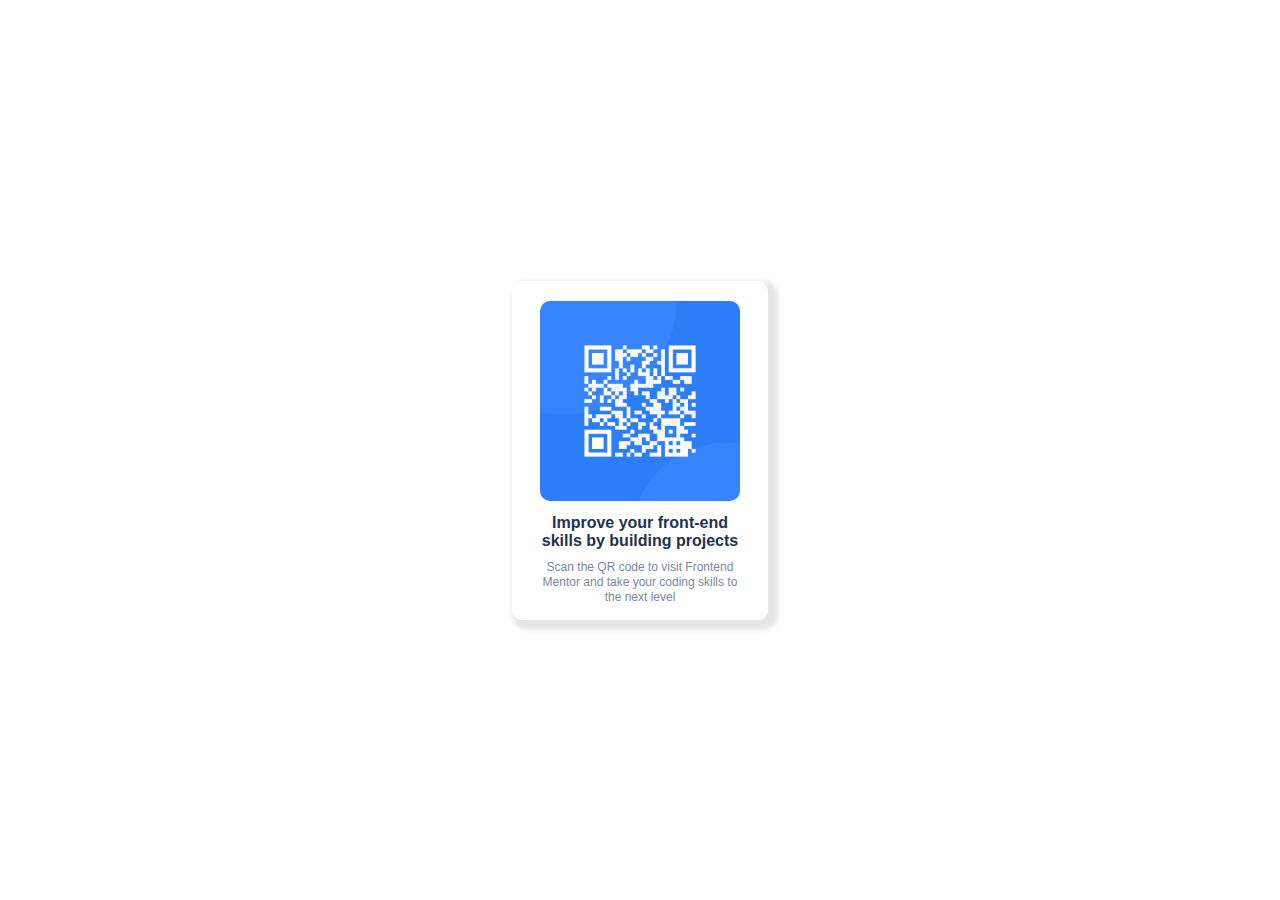
<file: qr-code-component-main/index.html>
<!DOCTYPE html>
<html lang="en">
  <head>
    <meta charset="UTF-8" />
    <meta name="viewport" content="width=device-width, initial-scale=1.0" />
    <!-- displays site properly based on user's device -->

    <link
      rel="icon"
      type="image/png"
      sizes="32x32"
      href="./images/favicon-32x32.png"
    />
    <link rel="stylesheet" href="style.css" />
    <title>Frontend Mentor | QR code component</title>

    <!-- Feel free to remove these styles or customise in your own stylesheet 👍 -->
    <!-- <style>
      .attribution {
        font-size: 11px;
        text-align: center;
      }
      .attribution a {
        color: hsl(228, 45%, 44%);
      }
    </style> -->
  </head>
  <body>
    <div class="main">
      <div>
        <img class="qr-image" src="./images/image-qr-code.png" alt="" />
      </div>
      <div>
        <p class="para1">Improve your front-end skills by building projects</p>
        <p class="para2">
          Scan the QR code to visit Frontend Mentor and take your coding skills
          to the next level
        </p>
      </div>
    </div>
    <!-- <div class="attribution">
      Challenge by
      <a href="https://www.frontendmentor.io?ref=challenge" target="_blank"
        >Frontend Mentor</a
      >. Coded by <a href="#">Nitesh Patel</a>.
    </div> -->
  </body>
</html>
</file>
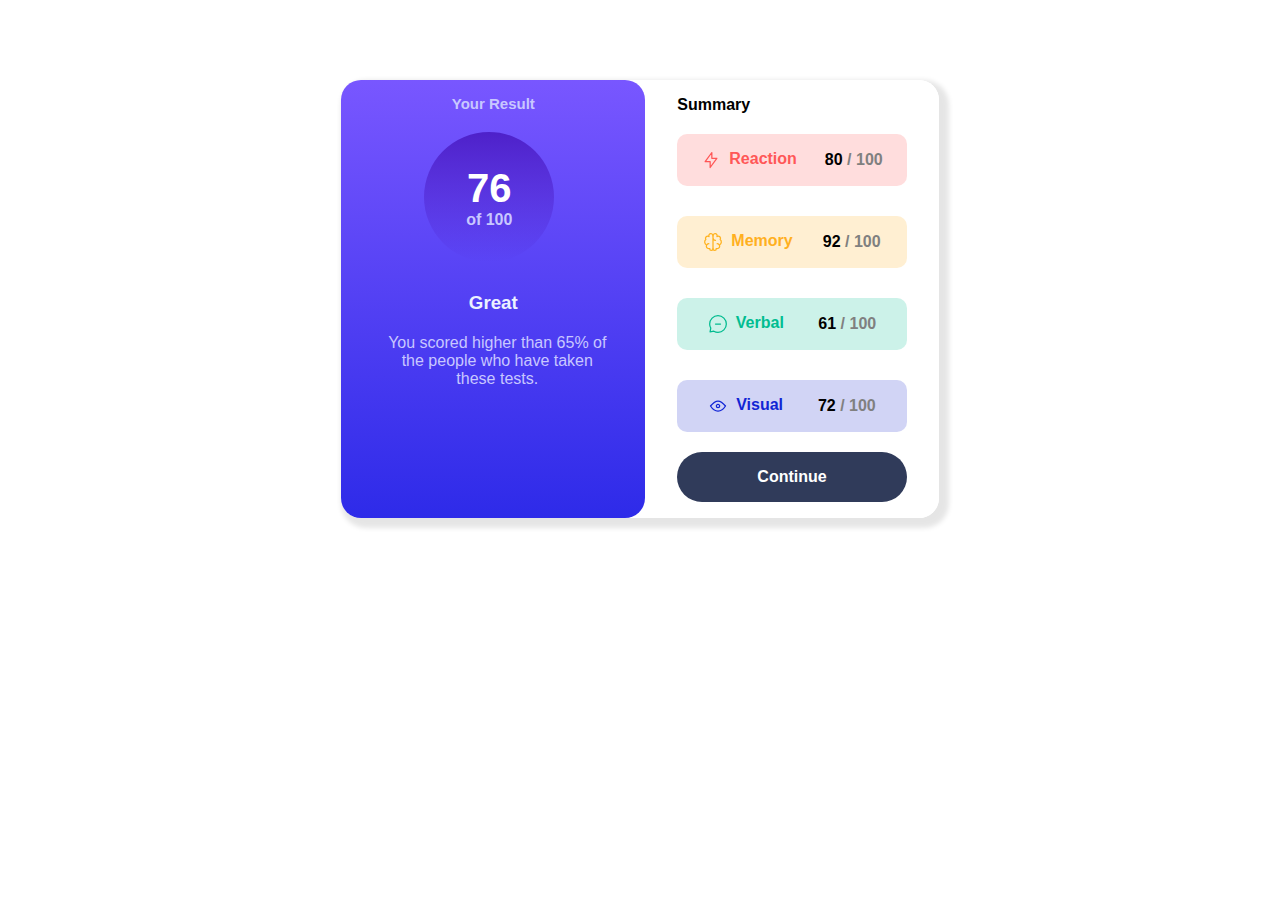
<file: results-summary-component-main/index.html>
<!DOCTYPE html>
<html lang="en">
  <head>
    <meta charset="UTF-8" />
    <meta name="viewport" content="width=device-width, initial-scale=1.0" />
    <!-- displays site properly based on user's device -->

    <link
      rel="icon"
      type="image/png"
      sizes="32x32"
      href="./assets/images/favicon-32x32.png"
    />
    <link rel="stylesheet" href="style.css" />
    <title>Frontend Mentor | Results summary component</title>
  </head>
  <body>
    <div class="main">
      <div class="left">
        <h1>Your Result</h1>
        <div class="circle">
          <h2 class="score">76</h2>
          <span class="total">of 100</span>
        </div>
        <h3 class="feedback">Great</h3>
        <p class="feedback-description">
          You scored higher than 65% of the people who have taken these tests.
        </p>
      </div>

      <div class="right">
        <h4 class="right-title">Summary</h4>

        <div class="card-items">
          <div class="card-item-header">
            <img src="./assets/images/icon-reaction.svg" alt="" />
            <h5 class="card-item-name">Reaction</h5>
          </div>
          <span class="card-item-score"
            >80 <span class="score-total"> / 100</span></span
          >
        </div>

        <div class="card-items">
          <div class="card-item-header">
            <img src="./assets/images/icon-memory.svg" alt="" />
            <h5 class="card-item-name">Memory</h5>
          </div>
          <span class="card-item-score"
            >92 <span class="score-total"> / 100</span></span
          >
        </div>

        <div class="card-items">
          <div class="card-item-header">
            <img src="./assets/images/icon-verbal.svg" alt="" />
            <h5 class="card-item-name">Verbal</h5>
          </div>
          <span class="card-item-score"
            >61<span class="score-total"> / 100</span></span
          >
        </div>

        <div class="card-items">
          <div class="card-item-header">
            <img src="./assets/images/icon-visual.svg" alt="" />
            <h5 class="card-item-name">Visual</h5>
          </div>
          <span class="card-item-score"
            >72<span class="score-total"> / 100</span></span
          >
        </div>
        <a class="button" href="#">Continue</a>
      </div>
    </div>
  </body>
</html>
</file>
<file: qr-code-component-main/style.css>
* {
  box-sizing: border-box;
  margin: 0;
  padding: 0;
}

body {
  display: flex;
  justify-content: center;
  align-items: center;
  color: hsl(212, 45%, 89%);
  height: 100vh;
}

.main {
  max-width: 16rem;
  text-align: center;
  font-size: 15px;
  font-family: "Outfit", sans-serif;
  background-color: hsl(0, 0%, 100%);
  border-radius: 10px;
  box-shadow: 5px 5px 5px 5px rgba(0, 0, 0, 0.1);
}

.qr-image {
  margin-top: 20px;
  height: 200px;
  border-radius: 10px;
}

.para1 {
  font-size: 1rem;
  font-weight: 700;
  margin-left: 25px;
  margin-right: 25px;
  margin-top: 10px;
  color: hsl(218, 44%, 22%);
}

.para2 {
  font-weight: 400;
  margin-left: 22px;
  margin-right: 22px;
  margin-top: 10px;
  margin-bottom: 15px;
  color: hsl(220, 15%, 55%);
  font-size: 12px;
  line-height: 15px;
}
</file>
<file: results-summary-component-main/style.css>
* {
  box-sizing: border-box;
  padding: 0;
  margin: 0;
}

body {
  font-family: "Hanken Grotesk", sans-serif;
  display: flex;
  justify-content: center;
  margin-top: 80px;
}

.main {
  display: flex;
  box-shadow: 5px 5px 5px 5px rgba(0, 0, 0, 0.1);
  border-radius: 20px;
}

.left {
  max-width: 19rem;
  text-align: center;
  /* border: 1px solid black; */
  background: linear-gradient(
    to bottom,
    hsl(252, 100%, 67%),
    hsl(241, 81%, 54%)
  );
  border-radius: 20px;
}
.left h1 {
  font-size: 15px;
  color: hsl(241, 100%, 89%);
  margin-top: 15px;
}
.circle {
  margin-top: 20px;
  margin-left: 83px;
  height: 130px;
  width: 130px;
  border-radius: 50%;
  display: flex;
  flex-direction: column;
  justify-content: center;
  align-items: center;
  background-image: linear-gradient(
    to bottom,
    hsla(256, 72%, 46%, 1),
    hsla(241, 72%, 46%, 0)
  );
}
.score {
  font-size: 40px;
  color: hsl(0, 0%, 100%);
}
.total {
  color: hsl(241, 100%, 89%);
  font-weight: 800;
}
.feedback {
  margin-top: 30px;
  color: hsl(221, 100%, 96%);
  margin-bottom: 20px;
}

.feedback-description {
  text-align: center;
  font-weight: 500;
  color: hsl(241, 100%, 89%);
  margin-left: 2.5rem;
  margin-right: 2rem;
}

.right {
  /* border: 1px solid black; */
  padding: 1rem 2rem;
  display: flex;
  flex-direction: column;
  font-weight: 700;
  background-color: hsl(0, 0%, 100%);
  border-radius: 20px;
}

.right-title {
  font-size: 1rem;
}
.card-items {
  margin-top: 20px;
  display: flex;
  justify-content: space-evenly;
  align-items: center;
  border-radius: 10px;
  padding: 1rem 1.5rem 1rem 1.5rem;
  margin-bottom: 10px;
}

.card-items:nth-of-type(1) {
  color: hsl(0, 100%, 67%);
  background-color: hsla(0, 100%, 67%, 0.2);
}
.card-items:nth-of-type(2) {
  color: hsl(39, 100%, 56%);
  background-color: hsla(39, 100%, 56%, 0.2);
}
.card-items:nth-of-type(3) {
  color: hsl(166, 100%, 37%);
  background-color: hsla(166, 100%, 37%, 0.2);
}
.card-items:nth-of-type(4) {
  color: hsl(234, 85%, 45%);
  background-color: hsla(234, 80%, 45%, 0.2);
}

.card-item-header {
  display: flex;
}

.card-item-name {
  font-size: 1rem;
  margin-left: 8px;
}
.card-item-score {
  margin-left: 28px;
  color: #000;
}
.card-item-score .score-total {
  color: gray;
}

.button {
  margin-top: 10px;
  text-decoration: none;
  text-align: center;
  padding: 1rem;
  background-color: hsl(224, 30%, 27%);
  color: hsl(0, 0%, 100%);
  border-radius: 5rem;
  cursor: pointer;
}
.button:hover {
  background: linear-gradient(
    to bottom,
    hsl(252, 100%, 67%),
    hsl(241, 81%, 54%)
  );
}
</file>
